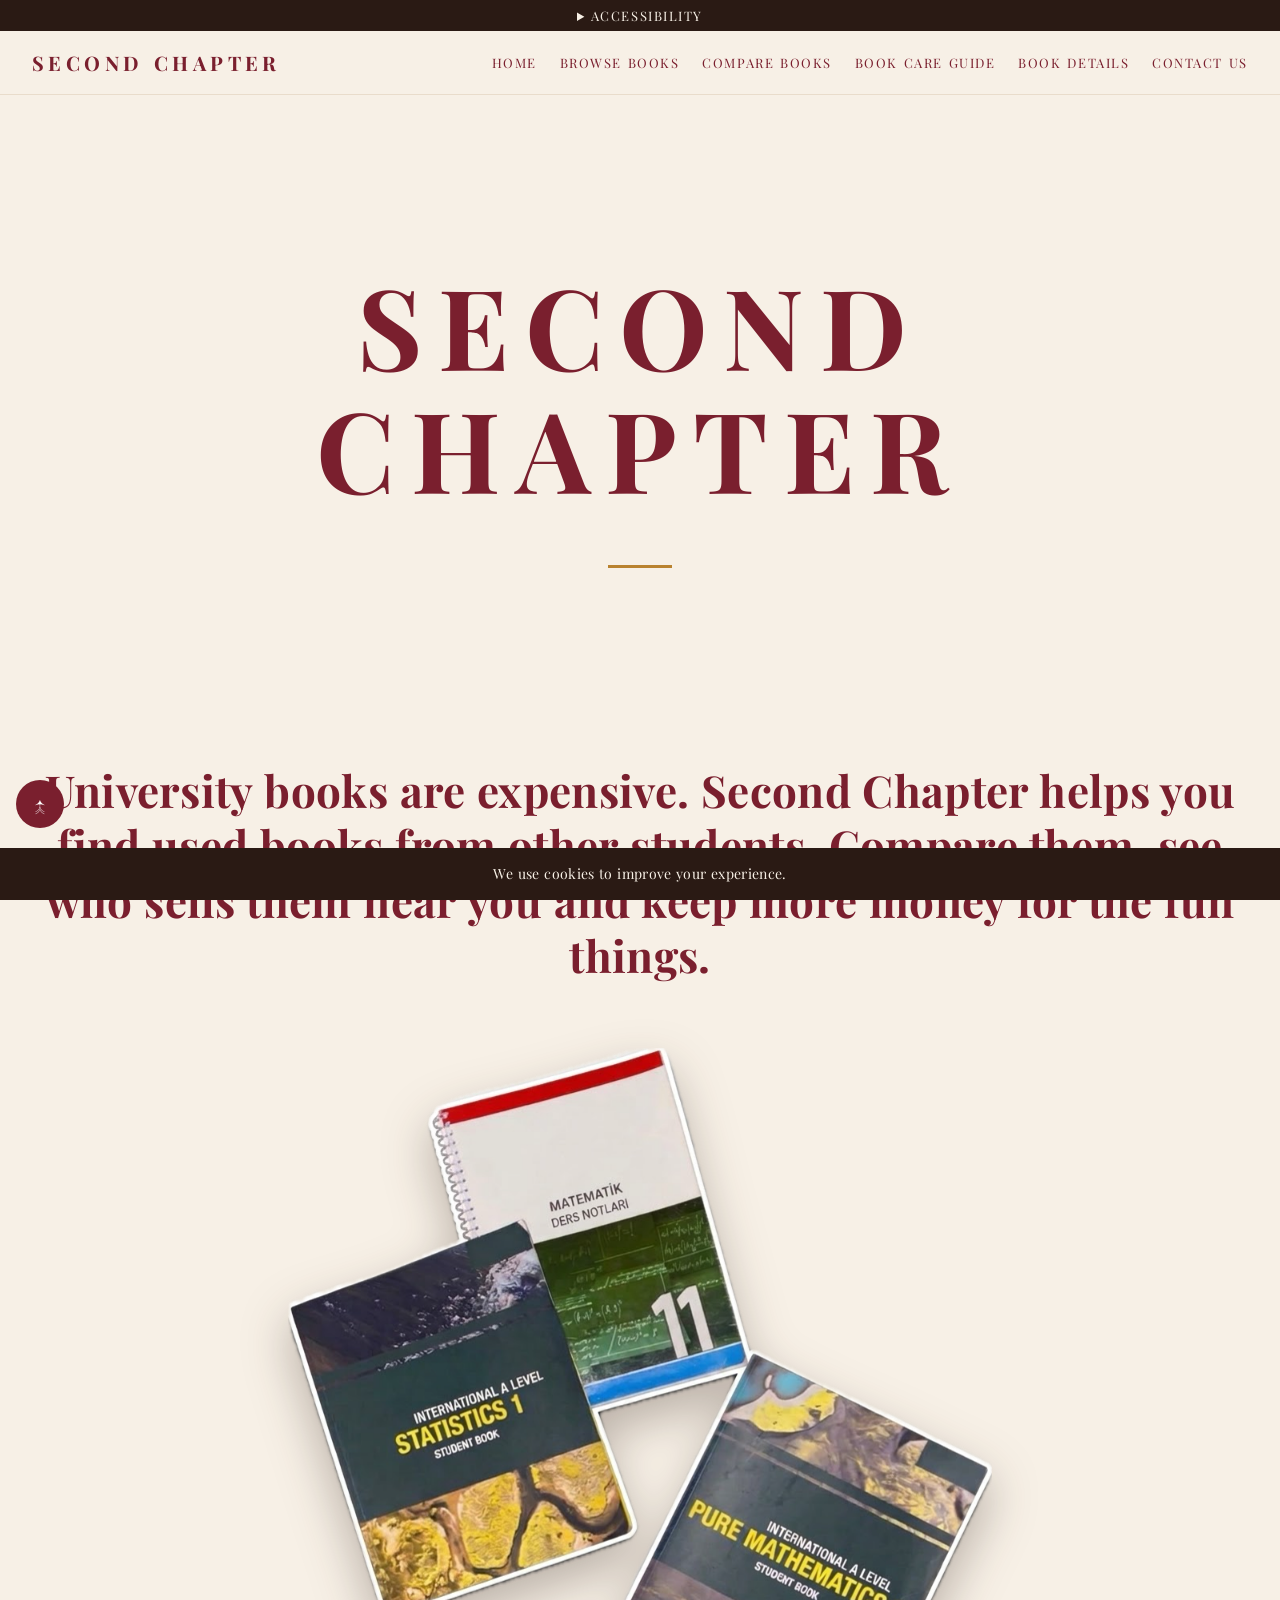
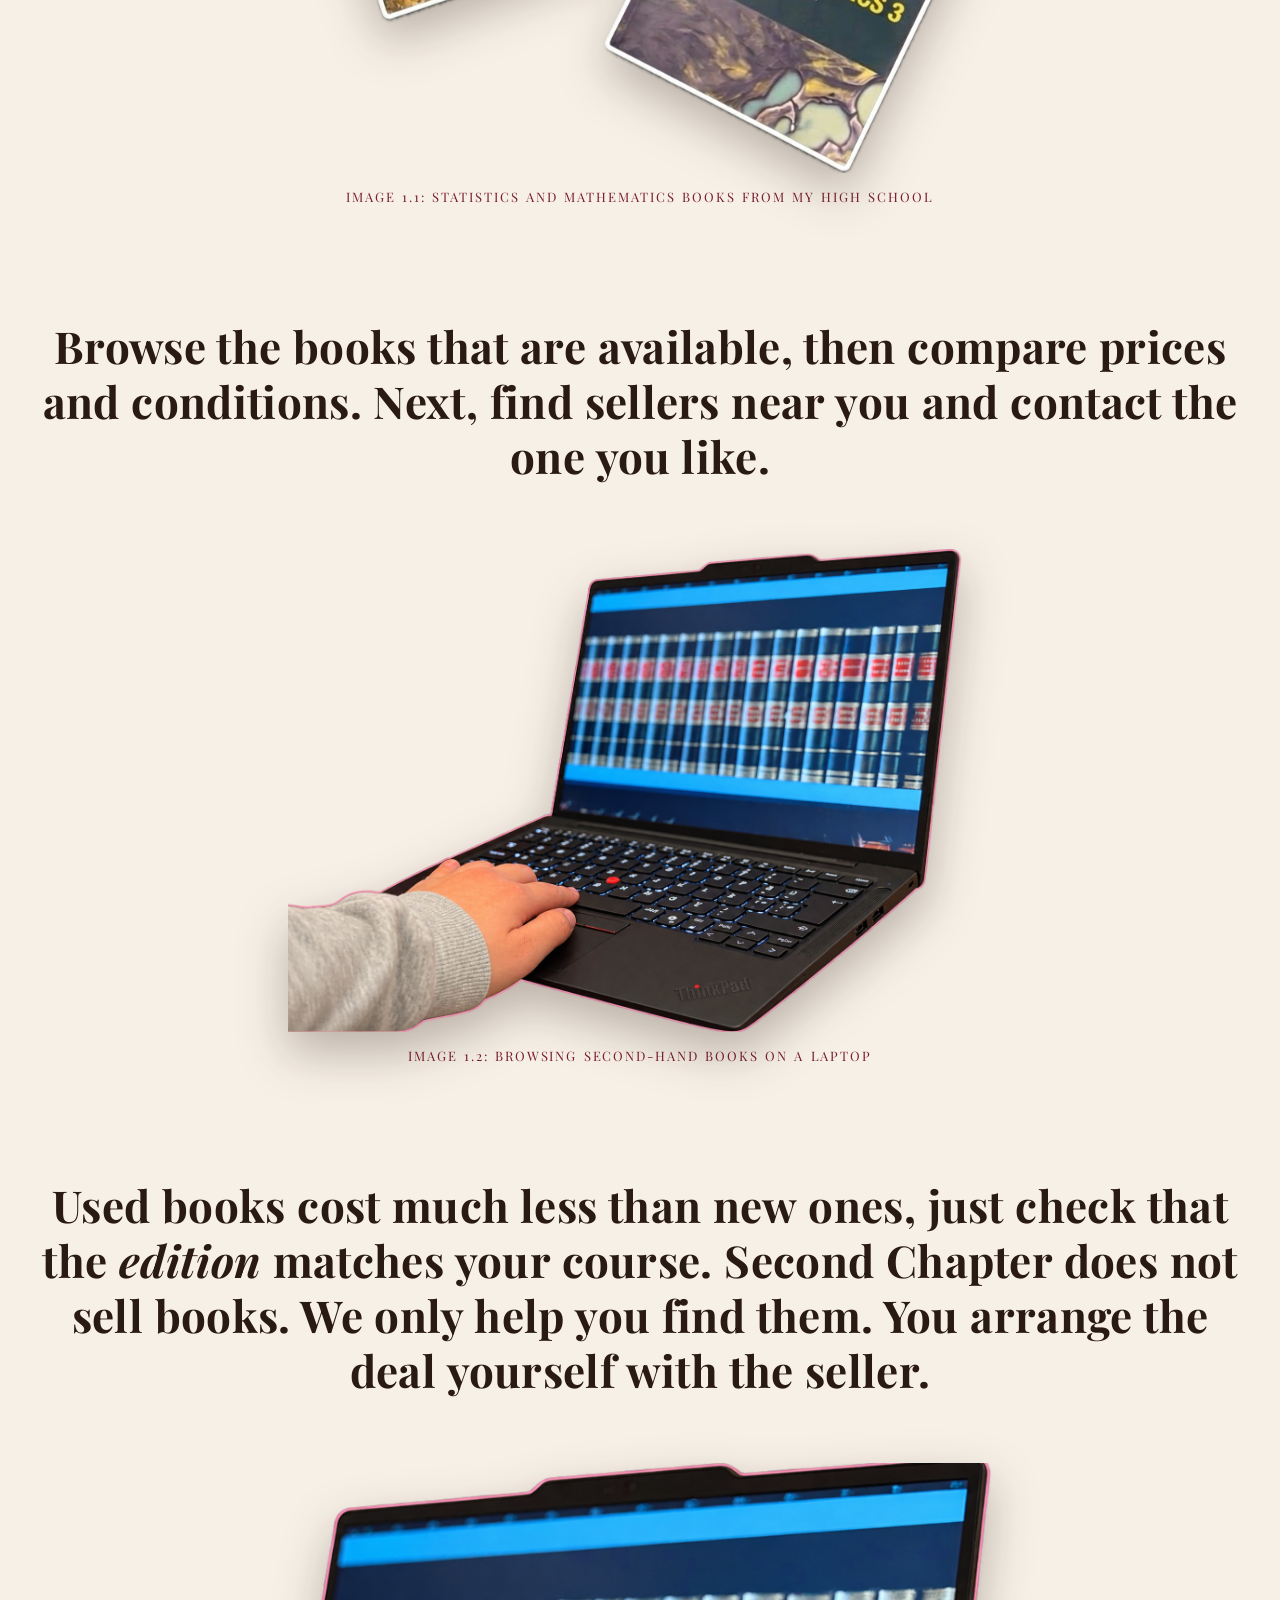
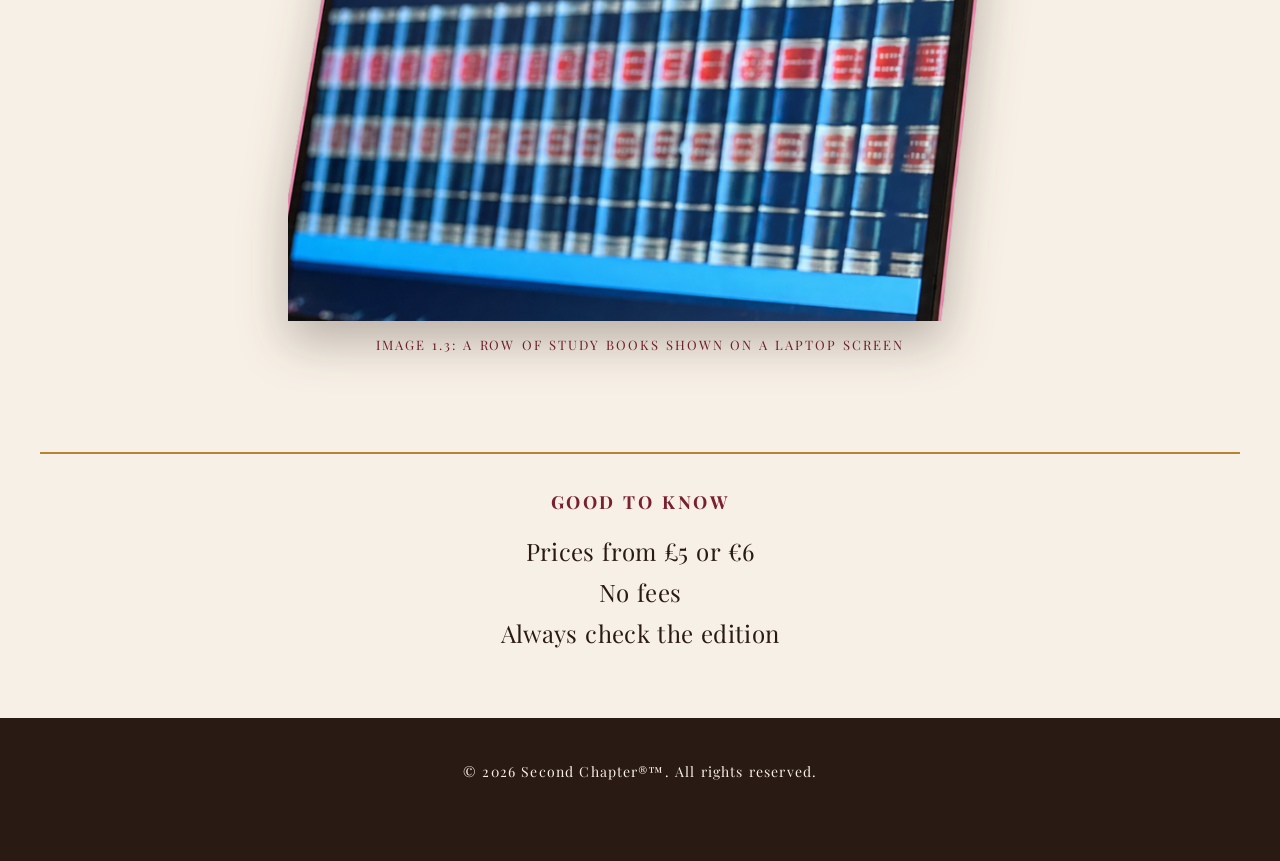
<file: index.html>
<!DOCTYPE html>
<html lang="en">
	<head>
		<meta charset="utf-8" />
		<meta name="viewport" content="width=device-width, initial-scale=1" />
		<meta name="author" content="Almila Tosuncuk" />
		<meta name="description" content="Second Chapter helps university students find cheap used study books from other students near them." />
		<meta name="keywords" content="second-hand books, study books, students, university, textbooks" />
		<title>Second Chapter | Second Chapter</title>
		<link rel="icon" href="img/favicon.svg" type="image/svg+xml" />
		<link rel="preconnect" href="https://fonts.googleapis.com" />
		<link rel="stylesheet" href="https://fonts.googleapis.com/css2?family=Playfair+Display:wght@400;700&amp;display=swap" />
		<link rel="stylesheet" type="text/css" href="css/style.css" />
		<script src="js/access.js" defer></script>
		<script src="js/scroll.js" defer></script>
	</head>
	<body id="top" class="home">
		<aside class="cookies">
			<p>We use cookies to improve your experience.</p>
		</aside>
		<aside class="access">
			<details>
				<summary>Accessibility</summary>
				<button type="button" id="size-down" aria-label="Decrease text size">A&minus;</button>
				<button type="button" id="size-up" aria-label="Increase text size">A+</button>
				<button type="button" id="font-toggle" aria-pressed="false">Readable font</button>
				<button type="button" id="color-toggle" aria-pressed="false">Colorblind mode</button>
				<button type="button" id="reset">Reset</button>
			</details>
		</aside>
		<header>
			<p class="logo">Second Chapter</p>
			<nav>
				<ul>
					<li><a href="index.html">Home</a></li>
					<li><a href="detail1.html">Browse books</a></li>
					<li><a href="detail2.html">Compare books</a></li>
					<li><a href="detail3.html">Book care guide</a></li>
					<li><a href="detail4.html">Book details</a></li>
					<li><a href="contact.html">Contact us</a></li>
				</ul>
			</nav>
		</header>
		<main>
			<section>
				<h1>Second Chapter</h1>
				<article>
					<p>University books are expensive. Second Chapter helps you find used books from other students. Compare them, see who sells them near you and keep more money for the fun things.</p>
					<figure>
						<img src="img/image1-1.png" alt="Statistics and mathematics books from my high school" title="Statistics and mathematics books from my high school" width="880" height="906" />
						<figcaption>Image 1.1: Statistics and mathematics books from my high school</figcaption>
					</figure>
					<p>Browse the books that are available, then compare prices and conditions. Next, find sellers near you and contact the one you like.</p>
					<figure>
						<img src="img/image1-2.png" alt="Browsing second-hand books on a laptop" title="Browsing second-hand books on a laptop" width="1515" height="1038" />
						<figcaption>Image 1.2: Browsing second-hand books on a laptop</figcaption>
					</figure>
					<p>Used books cost <strong>much less</strong> than new ones, just check that the <em>edition</em> matches your course. Second Chapter does not sell books. We only help you find them. You arrange the deal yourself with the seller.</p>
					<figure>
						<img src="img/laptop-screen.png" alt="A row of study books shown on a laptop screen" title="A row of study books shown on a laptop screen" width="480" height="313" />
						<figcaption>Image 1.3: A row of study books shown on a laptop screen</figcaption>
					</figure>
				</article>
				<aside>
					<h2>Good to know</h2>
					<ul>
						<li>Prices from &pound;5 or &euro;6</li>
						<li>No fees</li>
						<li>Always check the edition</li>
					</ul>
				</aside>
			</section>
		</main>
		<a class="to-top" href="#top" title="Scroll to top" aria-label="Scroll to top">&uarr;</a>
		<footer>
			<p>&copy; 2026 Second Chapter&reg;&trade;. All rights reserved.</p>
		</footer>
	</body>
</html>
</file>
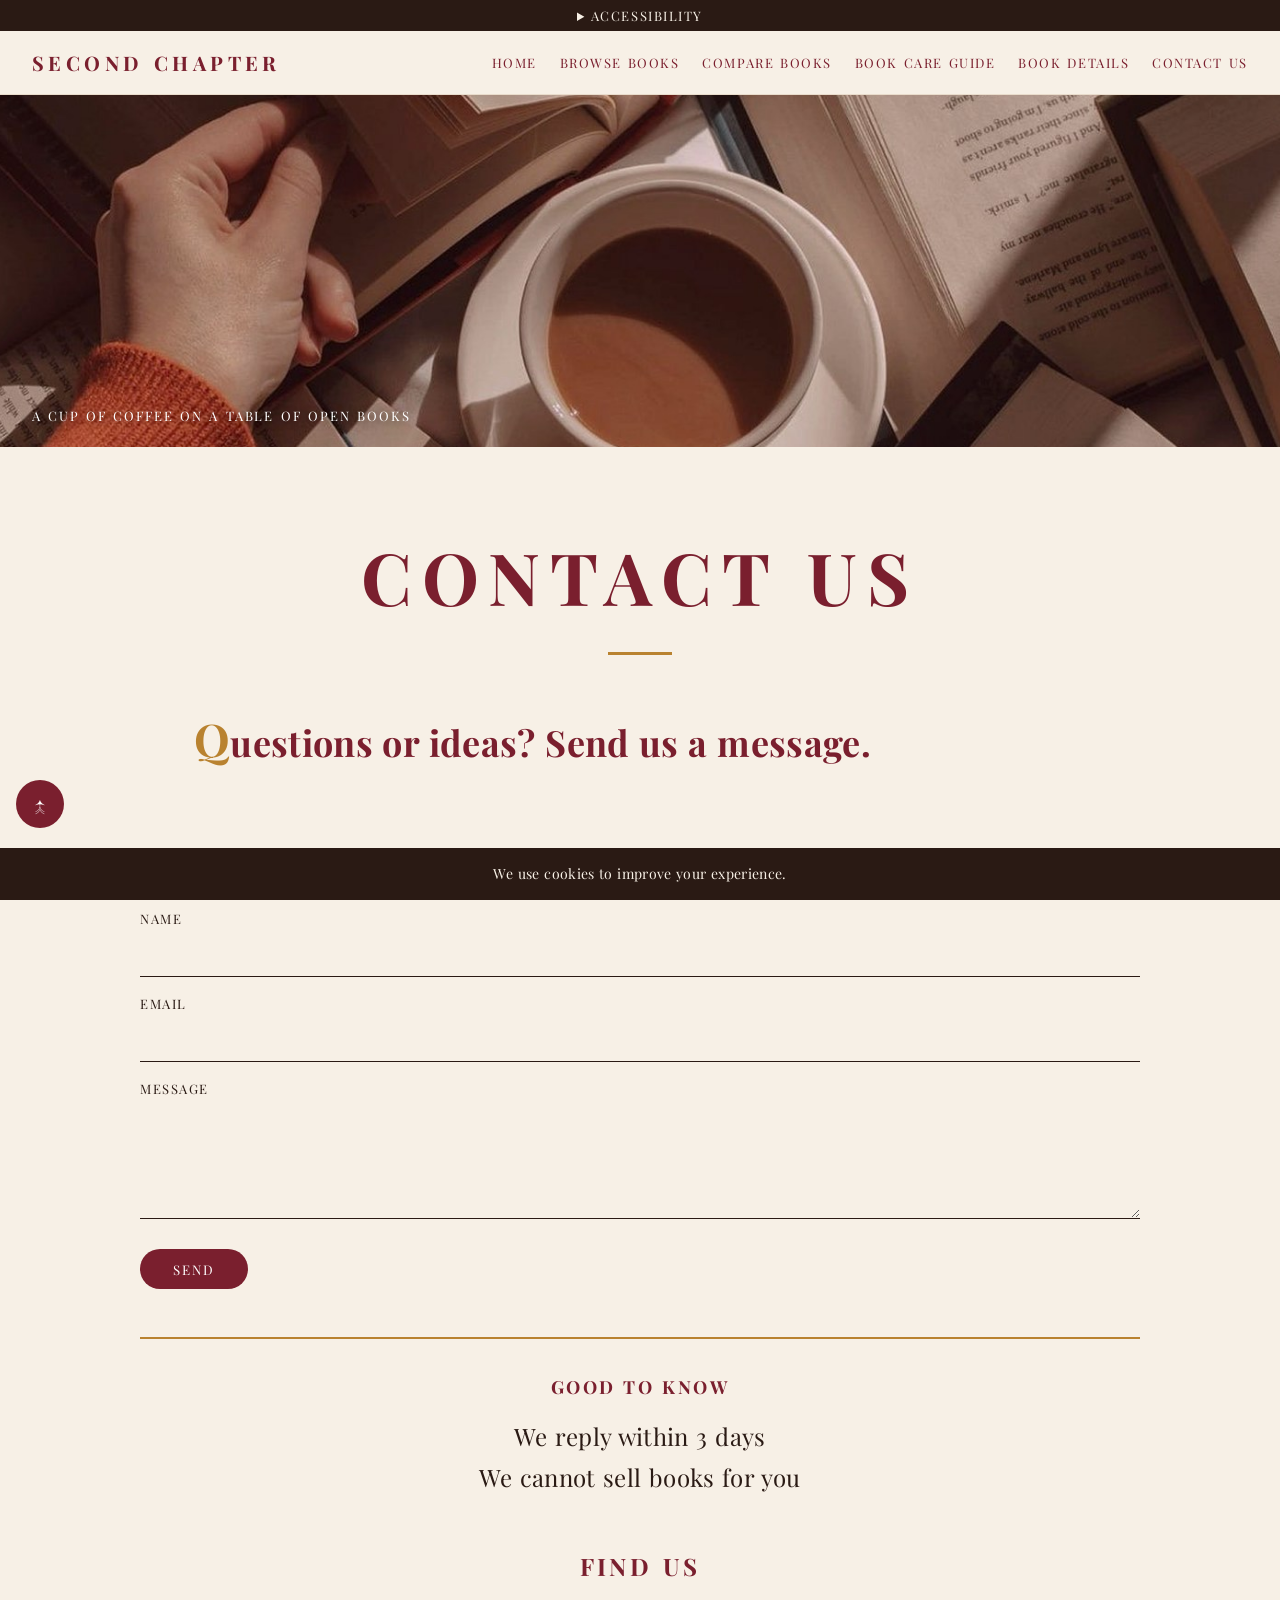
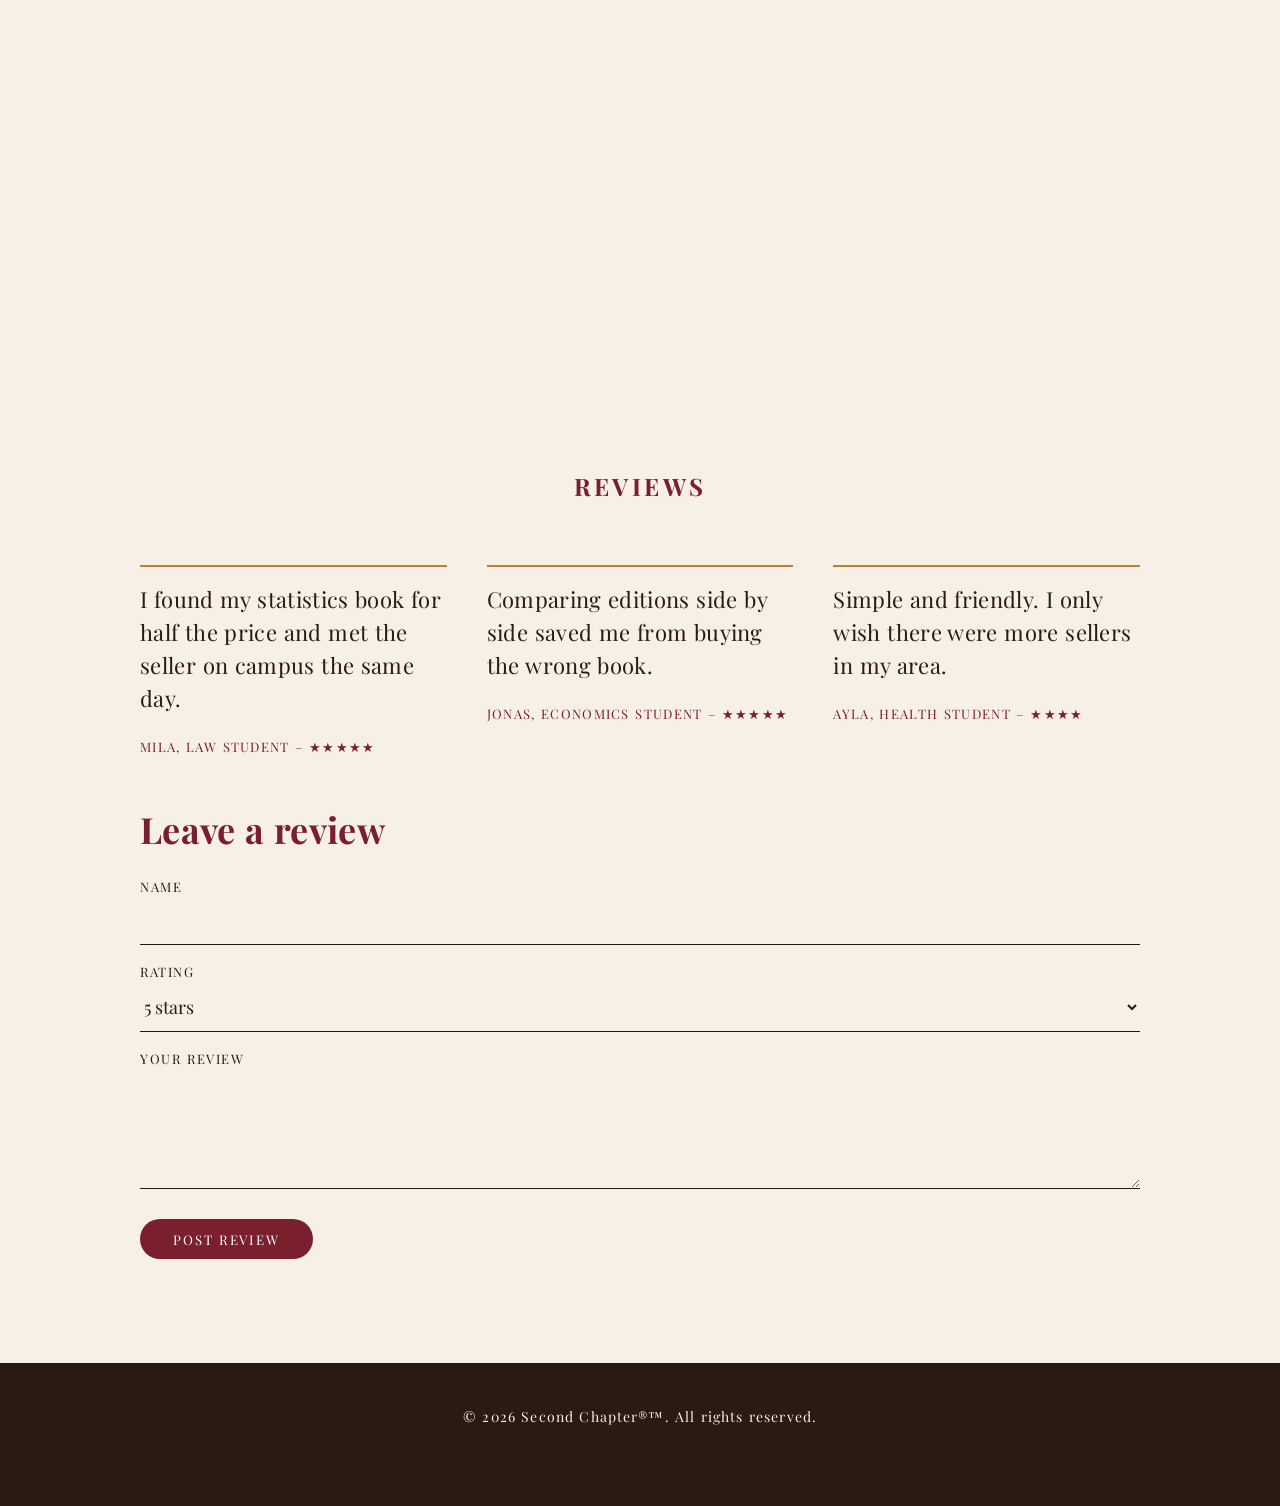
<file: contact.html>
<!DOCTYPE html>
<html lang="en">
	<head>
		<meta charset="utf-8" />
		<meta name="viewport" content="width=device-width, initial-scale=1" />
		<meta name="author" content="Almila Tosuncuk" />
		<meta name="description" content="Contact the Second Chapter team with questions, feedback or ideas about second-hand study books." />
		<meta name="keywords" content="second-hand books, study books, students, university, textbooks" />
		<title>Contact us | Second Chapter</title>
		<link rel="icon" href="img/favicon.svg" type="image/svg+xml" />
		<link rel="preconnect" href="https://fonts.googleapis.com" />
		<link rel="stylesheet" href="https://fonts.googleapis.com/css2?family=Playfair+Display:wght@400;700&amp;display=swap" />
		<link rel="stylesheet" type="text/css" href="css/style.css" />
		<script src="js/access.js" defer></script>
		<script src="js/scroll.js" defer></script>
	</head>
	<body id="top">
		<aside class="cookies">
			<p>We use cookies to improve your experience.</p>
		</aside>
		<aside class="access">
			<details>
				<summary>Accessibility</summary>
				<button type="button" id="size-down" aria-label="Decrease text size">A&minus;</button>
				<button type="button" id="size-up" aria-label="Increase text size">A+</button>
				<button type="button" id="font-toggle" aria-pressed="false">Readable font</button>
				<button type="button" id="color-toggle" aria-pressed="false">Colorblind mode</button>
				<button type="button" id="reset">Reset</button>
			</details>
		</aside>
		<header>
			<p class="logo">Second Chapter</p>
			<nav>
				<ul>
					<li><a href="index.html">Home</a></li>
					<li><a href="detail1.html">Browse books</a></li>
					<li><a href="detail2.html">Compare books</a></li>
					<li><a href="detail3.html">Book care guide</a></li>
					<li><a href="detail4.html">Book details</a></li>
					<li><a href="contact.html">Contact us</a></li>
				</ul>
			</nav>
		</header>
		<main>
			<section>
				<figure>
					<img src="img/banner-contact.jpg" alt="A cup of coffee on a table of open books" title="A cup of coffee on a table of open books" width="1600" height="457" />
					<figcaption>A cup of coffee on a table of open books</figcaption>
				</figure>
				<h1>Contact us</h1>
				<article>
					<p>Questions or ideas? Send us a message.</p>
					<form action="#" method="post">
						<fieldset>
							<legend>Your message</legend>
							<label for="name">Name</label>
							<input type="text" id="name" name="name" />
							<label for="email">Email</label>
							<input type="email" id="email" name="email" />
							<label for="msg">Message</label>
							<textarea id="msg" name="msg" rows="4" cols="30"></textarea>
							<input type="submit" value="Send" />
						</fieldset>
					</form>
				</article>
				<aside>
					<h2>Good to know</h2>
					<ul>
						<li>We reply within 3 days</li>
						<li>We cannot sell books for you</li>
					</ul>
				</aside>
			</section>
			<section class="find-us">
				<h2>Find Us</h2>
				<figure class="map-container">
					<iframe src="https://www.google.com/maps?q=london&amp;output=embed" title="Map showing the Second Chapter location" loading="lazy" allowfullscreen></iframe>
				</figure>
			</section>
			<section class="reviews">
				<h2>Reviews</h2>
				<article>
					<blockquote>I found my statistics book for half the price and met the seller on campus the same day.</blockquote>
					<cite>Mila, Law student &ndash; &#9733;&#9733;&#9733;&#9733;&#9733;</cite>
				</article>
				<article>
					<blockquote>Comparing editions side by side saved me from buying the wrong book.</blockquote>
					<cite>Jonas, Economics student &ndash; &#9733;&#9733;&#9733;&#9733;&#9733;</cite>
				</article>
				<article>
					<blockquote>Simple and friendly. I only wish there were more sellers in my area.</blockquote>
					<cite>Ayla, Health student &ndash; &#9733;&#9733;&#9733;&#9733;</cite>
				</article>
				<form action="#" method="post">
					<fieldset>
						<legend>Leave a review</legend>
						<label for="rname">Name</label>
						<input type="text" id="rname" name="rname" />
						<label for="rating">Rating</label>
						<select id="rating" name="rating">
							<option value="5">5 stars</option>
							<option value="4">4 stars</option>
							<option value="3">3 stars</option>
							<option value="2">2 stars</option>
							<option value="1">1 star</option>
						</select>
						<label for="review">Your review</label>
						<textarea id="review" name="review" rows="4" cols="30"></textarea>
						<input type="submit" value="Post review" />
					</fieldset>
				</form>
			</section>
		</main>
		<a class="to-top" href="#top" title="Scroll to top" aria-label="Scroll to top">&uarr;</a>
		<footer>
			<p>&copy; 2026 Second Chapter&reg;&trade;. All rights reserved.</p>
		</footer>
	</body>
</html>
</file>
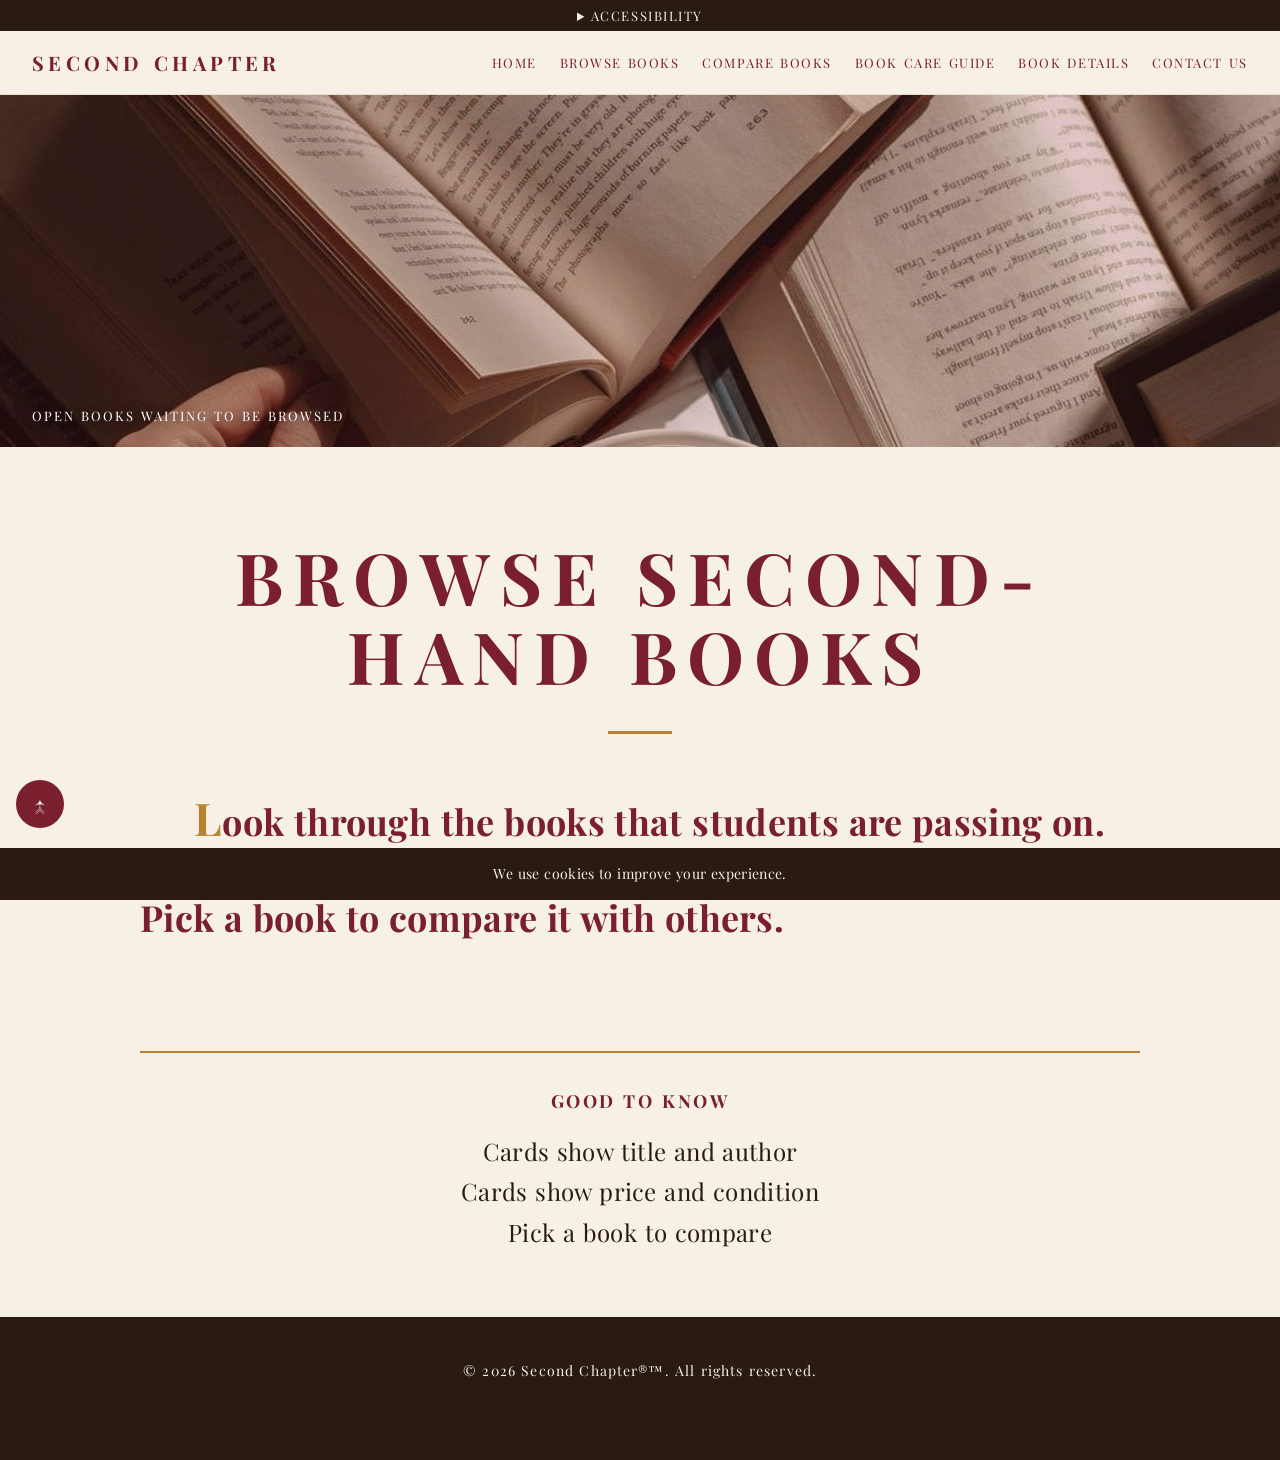
<file: detail1.html>
<!DOCTYPE html>
<html lang="en">
	<head>
		<meta charset="utf-8" />
		<meta name="viewport" content="width=device-width, initial-scale=1" />
		<meta name="author" content="Almila Tosuncuk" />
		<meta name="description" content="Browse second-hand books that students are passing on, with title, author, price and condition." />
		<meta name="keywords" content="second-hand books, study books, students, university, textbooks" />
		<title>Browse Second-Hand Books | Second Chapter</title>
		<link rel="icon" href="img/favicon.svg" type="image/svg+xml" />
		<link rel="preconnect" href="https://fonts.googleapis.com" />
		<link rel="stylesheet" href="https://fonts.googleapis.com/css2?family=Playfair+Display:wght@400;700&amp;display=swap" />
		<link rel="stylesheet" type="text/css" href="css/style.css" />
		<script src="js/access.js" defer></script>
		<script src="js/scroll.js" defer></script>
	</head>
	<body id="top">
		<aside class="cookies">
			<p>We use cookies to improve your experience.</p>
		</aside>
		<aside class="access">
			<details>
				<summary>Accessibility</summary>
				<button type="button" id="size-down" aria-label="Decrease text size">A&minus;</button>
				<button type="button" id="size-up" aria-label="Increase text size">A+</button>
				<button type="button" id="font-toggle" aria-pressed="false">Readable font</button>
				<button type="button" id="color-toggle" aria-pressed="false">Colorblind mode</button>
				<button type="button" id="reset">Reset</button>
			</details>
		</aside>
		<header>
			<p class="logo">Second Chapter</p>
			<nav>
				<ul>
					<li><a href="index.html">Home</a></li>
					<li><a href="detail1.html">Browse books</a></li>
					<li><a href="detail2.html">Compare books</a></li>
					<li><a href="detail3.html">Book care guide</a></li>
					<li><a href="detail4.html">Book details</a></li>
					<li><a href="contact.html">Contact us</a></li>
				</ul>
			</nav>
		</header>
		<main>
			<section>
				<figure>
					<img src="img/banner-browse.jpg" alt="Open books waiting to be browsed" title="Open books waiting to be browsed" width="1600" height="457" />
					<figcaption>Open books waiting to be browsed</figcaption>
				</figure>
				<h1>Browse Second-Hand Books</h1>
				<article>
					<p>Look through the books that students are passing on. Every card shows the title, author, price and condition. Pick a book to compare it with others.</p>
				</article>
				<aside>
					<h2>Good to know</h2>
					<ul>
						<li>Cards show title and author</li>
						<li>Cards show price and condition</li>
						<li>Pick a book to compare</li>
					</ul>
				</aside>
			</section>
		</main>
		<a class="to-top" href="#top" title="Scroll to top" aria-label="Scroll to top">&uarr;</a>
		<footer>
			<p>&copy; 2026 Second Chapter&reg;&trade;. All rights reserved.</p>
		</footer>
	</body>
</html>
</file>
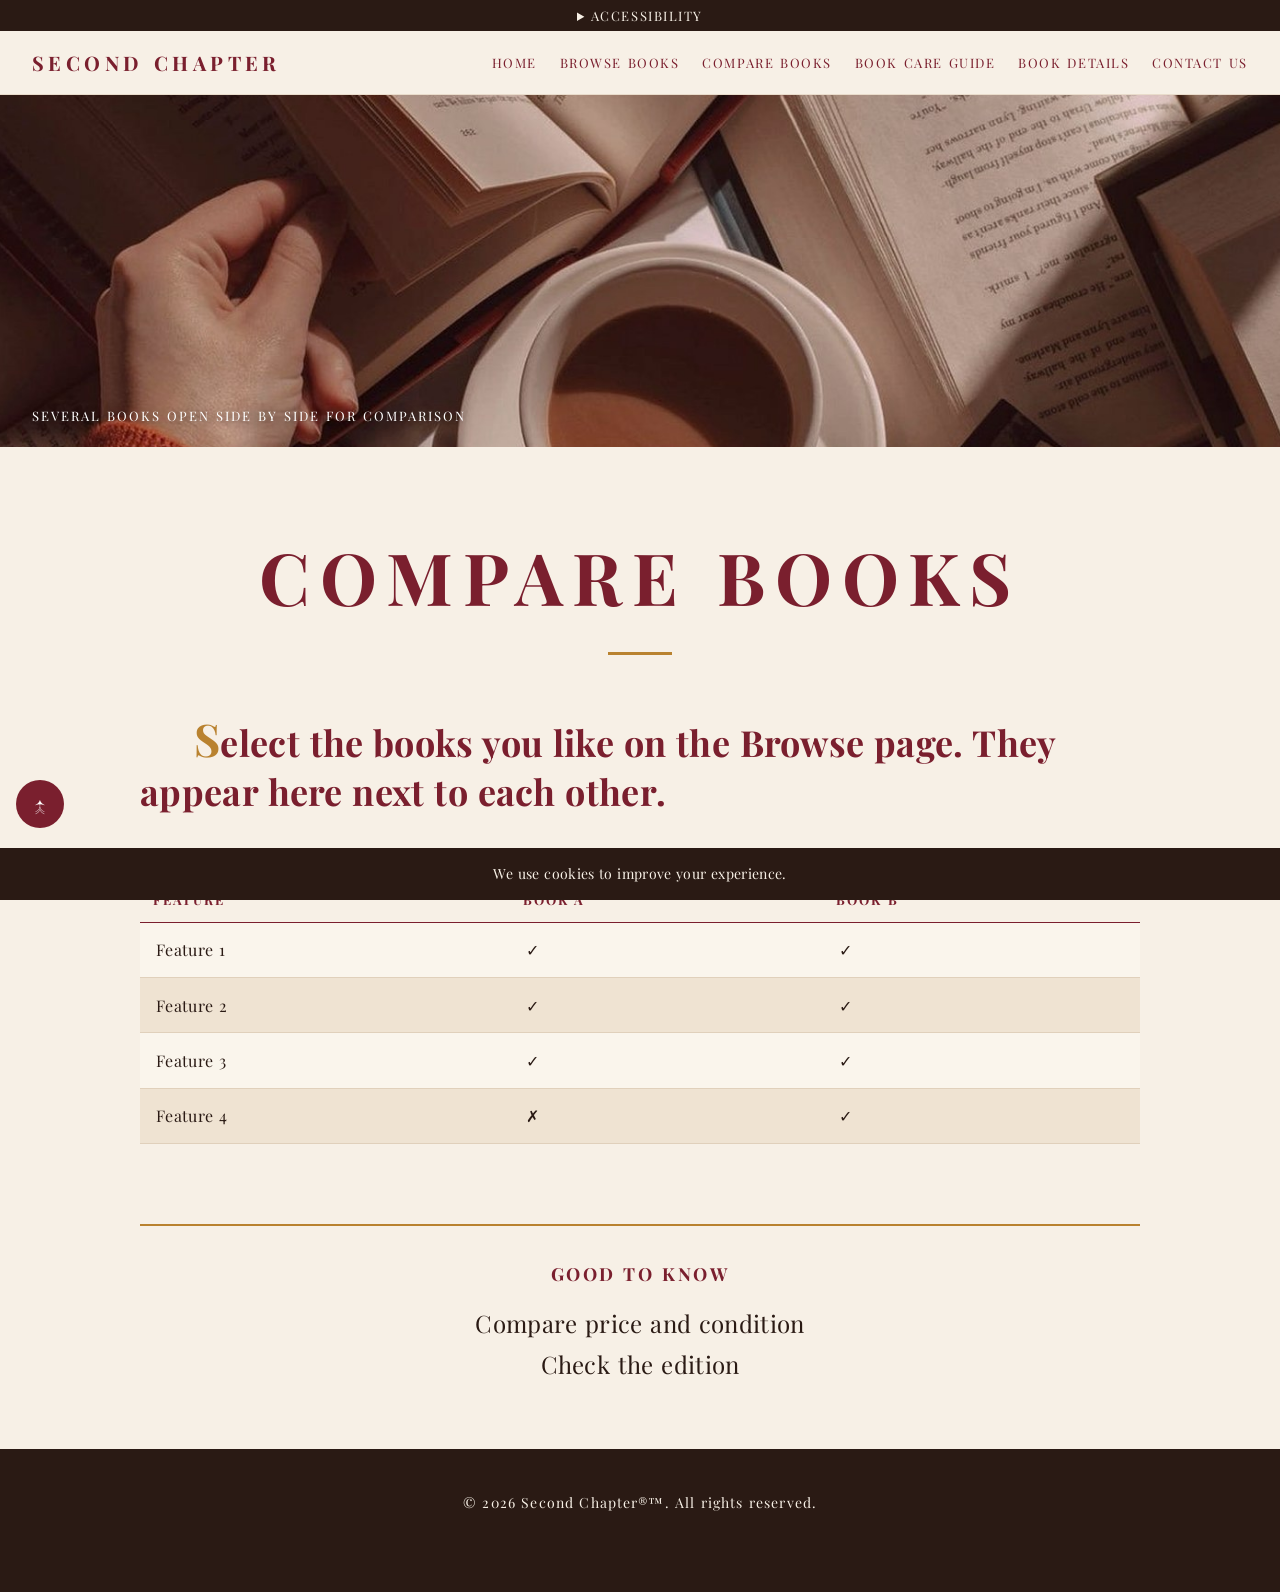
<file: detail2.html>
<!DOCTYPE html>
<html lang="en">
	<head>
		<meta charset="utf-8" />
		<meta name="viewport" content="width=device-width, initial-scale=1" />
		<meta name="author" content="Almila Tosuncuk" />
		<meta name="description" content="Select the books you like on the Browse page and compare them next to each other in one clear overview." />
		<meta name="keywords" content="second-hand books, study books, students, university, textbooks" />
		<title>Compare Books | Second Chapter</title>
		<link rel="icon" href="img/favicon.svg" type="image/svg+xml" />
		<link rel="preconnect" href="https://fonts.googleapis.com" />
		<link rel="stylesheet" href="https://fonts.googleapis.com/css2?family=Playfair+Display:wght@400;700&amp;display=swap" />
		<link rel="stylesheet" type="text/css" href="css/style.css" />
		<script src="js/access.js" defer></script>
		<script src="js/scroll.js" defer></script>
	</head>
	<body id="top">
		<aside class="cookies">
			<p>We use cookies to improve your experience.</p>
		</aside>
		<aside class="access">
			<details>
				<summary>Accessibility</summary>
				<button type="button" id="size-down" aria-label="Decrease text size">A&minus;</button>
				<button type="button" id="size-up" aria-label="Increase text size">A+</button>
				<button type="button" id="font-toggle" aria-pressed="false">Readable font</button>
				<button type="button" id="color-toggle" aria-pressed="false">Colorblind mode</button>
				<button type="button" id="reset">Reset</button>
			</details>
		</aside>
		<header>
			<p class="logo">Second Chapter</p>
			<nav>
				<ul>
					<li><a href="index.html">Home</a></li>
					<li><a href="detail1.html">Browse books</a></li>
					<li><a href="detail2.html">Compare books</a></li>
					<li><a href="detail3.html">Book care guide</a></li>
					<li><a href="detail4.html">Book details</a></li>
					<li><a href="contact.html">Contact us</a></li>
				</ul>
			</nav>
		</header>
		<main>
			<section>
				<figure>
					<img src="img/banner-compare.jpg" alt="Several books open side by side for comparison" title="Several books open side by side for comparison" width="1600" height="457" />
					<figcaption>Several books open side by side for comparison</figcaption>
				</figure>
				<h1>Compare Books</h1>
				<article>
					<p>Select the books you like on the Browse page. They appear here next to each other.</p>
					<table>
						<thead>
							<tr><th>Feature</th><th>Book A</th><th>Book B</th></tr>
						</thead>
						<tbody>
							<tr><td>Feature 1</td><td>&#10003;</td><td>&#10003;</td></tr>
							<tr><td>Feature 2</td><td>&#10003;</td><td>&#10003;</td></tr>
							<tr><td>Feature 3</td><td>&#10003;</td><td>&#10003;</td></tr>
							<tr><td>Feature 4</td><td>&#10007;</td><td>&#10003;</td></tr>
						</tbody>
					</table>
				</article>
				<aside>
					<h2>Good to know</h2>
					<ul>
						<li>Compare price and condition</li>
						<li>Check the edition</li>
					</ul>
				</aside>
			</section>
		</main>
		<a class="to-top" href="#top" title="Scroll to top" aria-label="Scroll to top">&uarr;</a>
		<footer>
			<p>&copy; 2026 Second Chapter&reg;&trade;. All rights reserved.</p>
		</footer>
	</body>
</html>
</file>
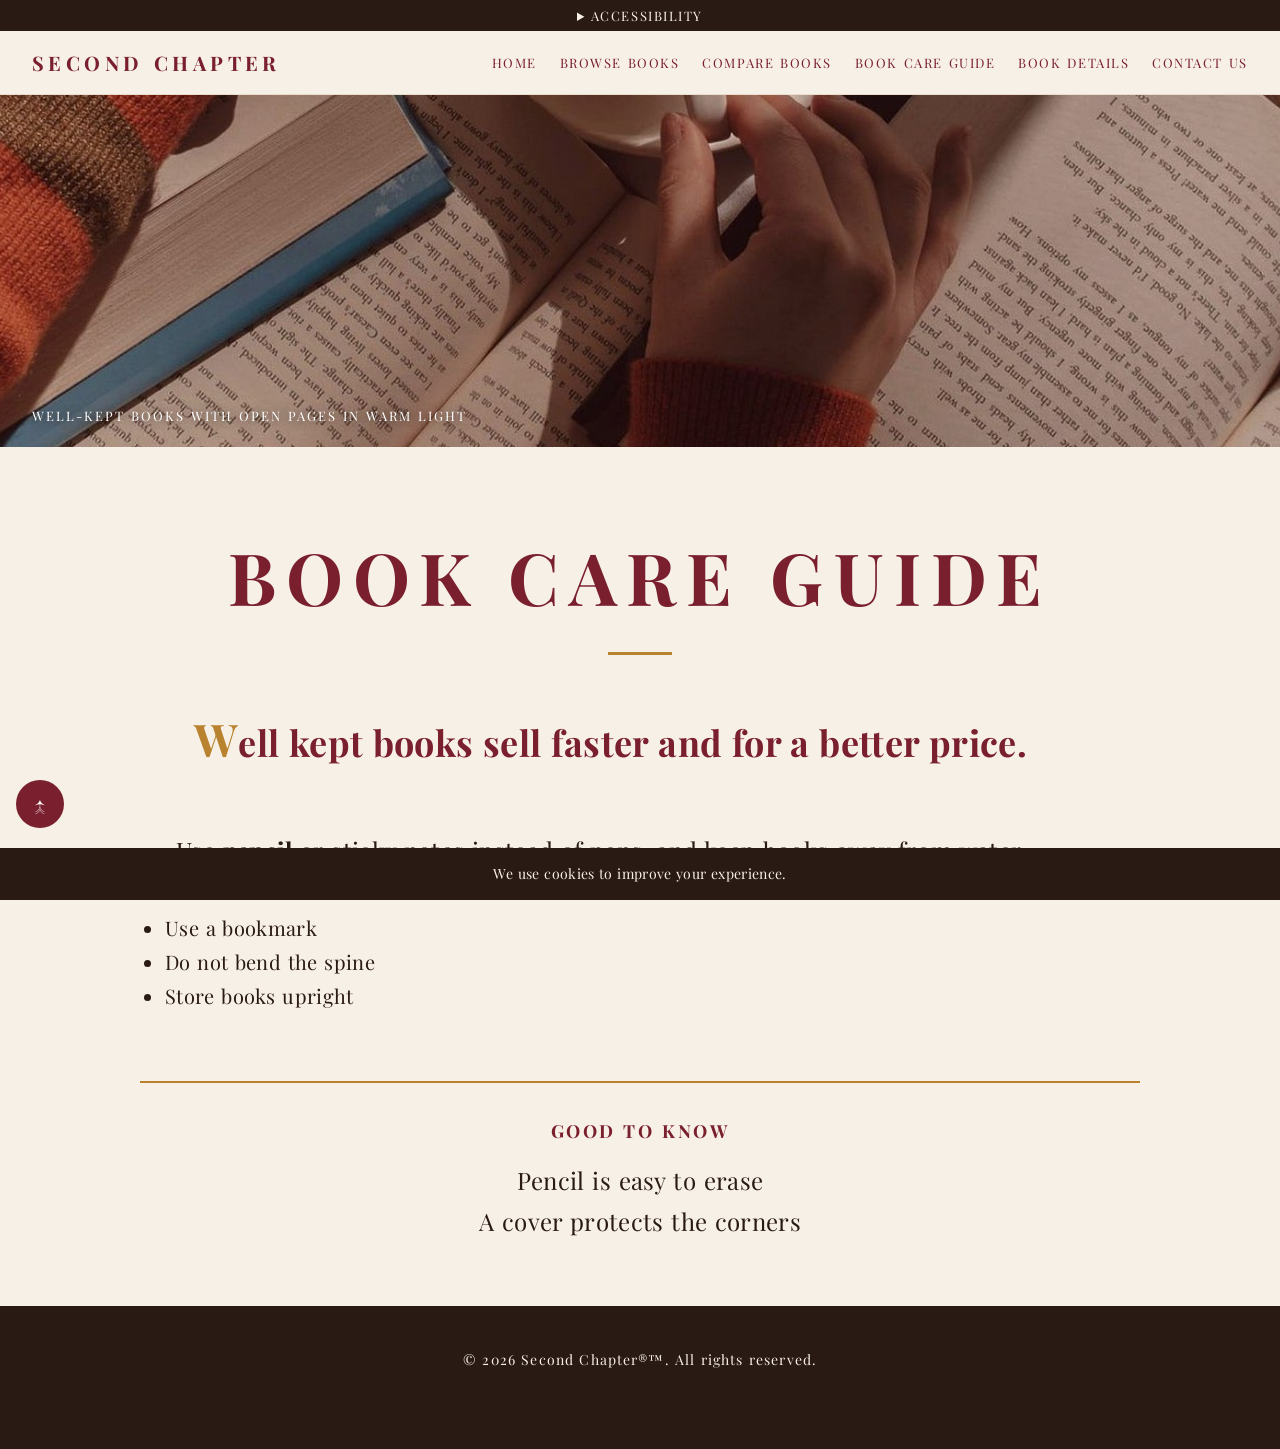
<file: detail3.html>
<!DOCTYPE html>
<html lang="en">
	<head>
		<meta charset="utf-8" />
		<meta name="viewport" content="width=device-width, initial-scale=1" />
		<meta name="author" content="Almila Tosuncuk" />
		<meta name="description" content="Simple tips to keep your study books in good condition so you can sell them to another student later." />
		<meta name="keywords" content="second-hand books, study books, students, university, textbooks" />
		<title>Book care guide | Second Chapter</title>
		<link rel="icon" href="img/favicon.svg" type="image/svg+xml" />
		<link rel="preconnect" href="https://fonts.googleapis.com" />
		<link rel="stylesheet" href="https://fonts.googleapis.com/css2?family=Playfair+Display:wght@400;700&amp;display=swap" />
		<link rel="stylesheet" type="text/css" href="css/style.css" />
		<script src="js/access.js" defer></script>
		<script src="js/scroll.js" defer></script>
	</head>
	<body id="top">
		<aside class="cookies">
			<p>We use cookies to improve your experience.</p>
		</aside>
		<aside class="access">
			<details>
				<summary>Accessibility</summary>
				<button type="button" id="size-down" aria-label="Decrease text size">A&minus;</button>
				<button type="button" id="size-up" aria-label="Increase text size">A+</button>
				<button type="button" id="font-toggle" aria-pressed="false">Readable font</button>
				<button type="button" id="color-toggle" aria-pressed="false">Colorblind mode</button>
				<button type="button" id="reset">Reset</button>
			</details>
		</aside>
		<header>
			<p class="logo">Second Chapter</p>
			<nav>
				<ul>
					<li><a href="index.html">Home</a></li>
					<li><a href="detail1.html">Browse books</a></li>
					<li><a href="detail2.html">Compare books</a></li>
					<li><a href="detail3.html">Book care guide</a></li>
					<li><a href="detail4.html">Book details</a></li>
					<li><a href="contact.html">Contact us</a></li>
				</ul>
			</nav>
		</header>
		<main>
			<section>
				<figure>
					<img src="img/banner-care.jpg" alt="Well-kept books with open pages in warm light" title="Well-kept books with open pages in warm light" width="1600" height="457" />
					<figcaption>Well-kept books with open pages in warm light</figcaption>
				</figure>
				<h1>Book care guide</h1>
				<article>
					<p>Well kept books sell faster and for a better price.</p>
					<p>Use <strong>pencil</strong> or sticky notes instead of pens, and keep books away from water.</p>
					<ul>
						<li>Use a bookmark</li>
						<li>Do not bend the spine</li>
						<li>Store books upright</li>
					</ul>
				</article>
				<aside>
					<h2>Good to know</h2>
					<ul>
						<li>Pencil is easy to erase</li>
						<li>A cover protects the corners</li>
					</ul>
				</aside>
			</section>
		</main>
		<a class="to-top" href="#top" title="Scroll to top" aria-label="Scroll to top">&uarr;</a>
		<footer>
			<p>&copy; 2026 Second Chapter&reg;&trade;. All rights reserved.</p>
		</footer>
	</body>
</html>
</file>
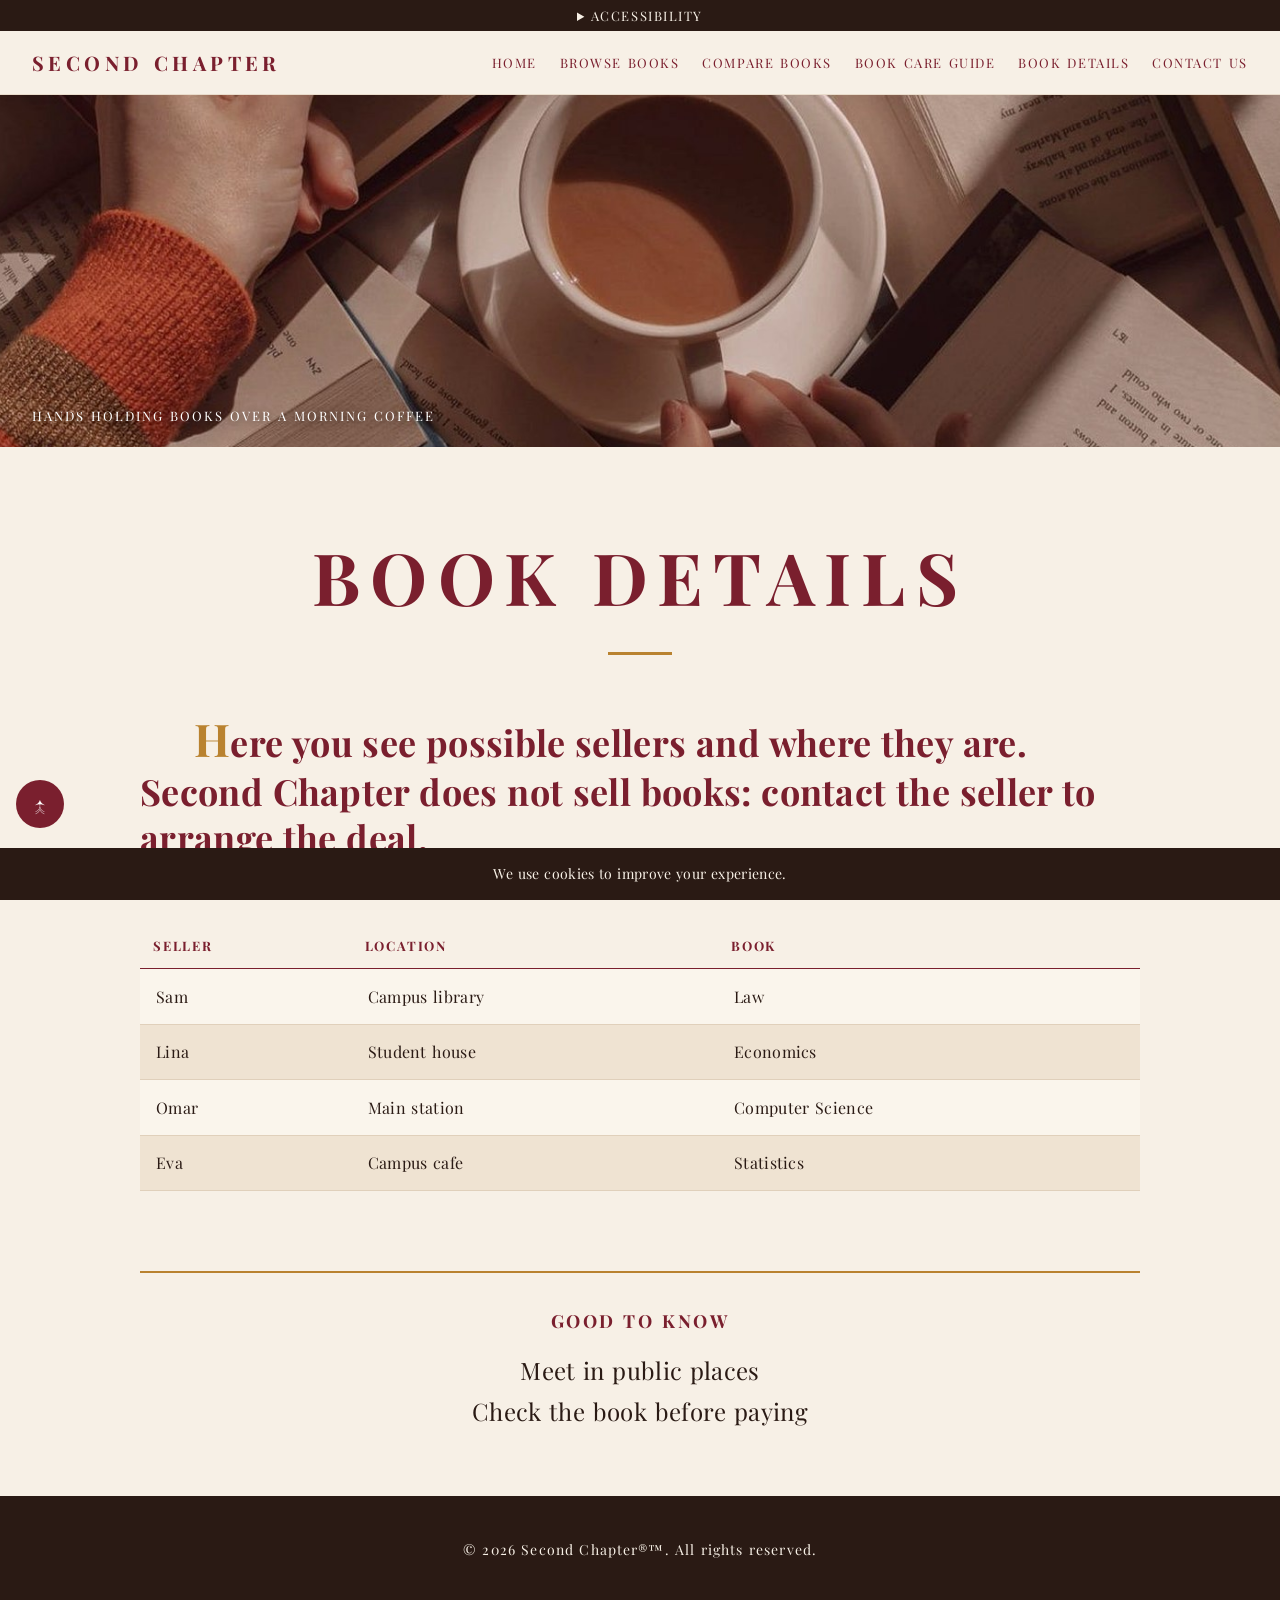
<file: detail4.html>
<!DOCTYPE html>
<html lang="en">
	<head>
		<meta charset="utf-8" />
		<meta name="viewport" content="width=device-width, initial-scale=1" />
		<meta name="author" content="Almila Tosuncuk" />
		<meta name="description" content="See where possible sellers are located near you and contact them directly to arrange the deal yourself." />
		<meta name="keywords" content="second-hand books, study books, students, university, textbooks" />
		<title>Book details | Second Chapter</title>
		<link rel="icon" href="img/favicon.svg" type="image/svg+xml" />
		<link rel="preconnect" href="https://fonts.googleapis.com" />
		<link rel="stylesheet" href="https://fonts.googleapis.com/css2?family=Playfair+Display:wght@400;700&amp;display=swap" />
		<link rel="stylesheet" type="text/css" href="css/style.css" />
		<script src="js/access.js" defer></script>
		<script src="js/scroll.js" defer></script>
	</head>
	<body id="top">
		<aside class="cookies">
			<p>We use cookies to improve your experience.</p>
		</aside>
		<aside class="access">
			<details>
				<summary>Accessibility</summary>
				<button type="button" id="size-down" aria-label="Decrease text size">A&minus;</button>
				<button type="button" id="size-up" aria-label="Increase text size">A+</button>
				<button type="button" id="font-toggle" aria-pressed="false">Readable font</button>
				<button type="button" id="color-toggle" aria-pressed="false">Colorblind mode</button>
				<button type="button" id="reset">Reset</button>
			</details>
		</aside>
		<header>
			<p class="logo">Second Chapter</p>
			<nav>
				<ul>
					<li><a href="index.html">Home</a></li>
					<li><a href="detail1.html">Browse books</a></li>
					<li><a href="detail2.html">Compare books</a></li>
					<li><a href="detail3.html">Book care guide</a></li>
					<li><a href="detail4.html">Book details</a></li>
					<li><a href="contact.html">Contact us</a></li>
				</ul>
			</nav>
		</header>
		<main>
			<section>
				<figure>
					<img src="img/banner-sellers.jpg" alt="Hands holding books over a morning coffee" title="Hands holding books over a morning coffee" width="1600" height="457" />
					<figcaption>Hands holding books over a morning coffee</figcaption>
				</figure>
				<h1>Book details</h1>
				<article>
					<p>Here you see possible sellers and where they are. Second Chapter does not sell books: contact the seller to arrange the deal.</p>
					<table>
						<thead>
							<tr><th>Seller</th><th>Location</th><th>Book</th></tr>
						</thead>
						<tbody>
							<tr><td>Sam</td><td>Campus library</td><td>Law</td></tr>
							<tr><td>Lina</td><td>Student house</td><td>Economics</td></tr>
							<tr><td>Omar</td><td>Main station</td><td>Computer Science</td></tr>
							<tr><td>Eva</td><td>Campus cafe</td><td>Statistics</td></tr>
						</tbody>
					</table>
				</article>
				<aside>
					<h2>Good to know</h2>
					<ul>
						<li>Meet in public places</li>
						<li>Check the book before paying</li>
					</ul>
				</aside>
			</section>
		</main>
		<a class="to-top" href="#top" title="Scroll to top" aria-label="Scroll to top">&uarr;</a>
		<footer>
			<p>&copy; 2026 Second Chapter&reg;&trade;. All rights reserved.</p>
		</footer>
	</body>
</html>
</file>
<file: css/style.css>
html {
	font-size: 100%;
	scroll-behavior: smooth;
}

html.size-1 {
	font-size: 112.5%;
}

html.size-2 {
	font-size: 125%;
}

html.size-3 {
	font-size: 150%;
}

body {
	margin: 0;
	overflow-x: hidden;
	font-family: "Playfair Display", Georgia, serif;
	line-height: 1.7;
	letter-spacing: 0.02em;
	word-spacing: 0.08em;
	background-color: #f7f0e6;
	color: #2a1a14;
}

h1, h2 {
	margin: 1.25em 0 0.75em;
	font-family: "Playfair Display", Georgia, serif;
	font-weight: 700;
	text-align: center;
	text-transform: uppercase;
	letter-spacing: 0.14em;
	color: #7a1f2e;
}

h1 {
	font-size: 4.5rem;
	line-height: 1.1;
}

h1::after {
	content: "";
	display: block;
	width: 4rem;
	height: 0.1875rem;
	margin: 0.5em auto 0;
	background-color: #b9822f;
}

h2 {
	font-size: 1.5rem;
}

header {
	position: sticky;
	top: 0;
	z-index: 8000;
	display: flex;
	flex-wrap: wrap;
	align-items: center;
	justify-content: space-between;
	gap: 0.5em 2em;
	padding: 0.9em 2em;
	background-color: rgba(247, 240, 230, 0.94);
	border-bottom-color: #e9dccb;
	border-bottom-style: solid;
	border-bottom-width: 0.0625em;
}

.logo {
	margin: 0;
	font-size: 1.25rem;
	font-weight: 700;
	text-transform: uppercase;
	letter-spacing: 0.22em;
	color: #7a1f2e;
}

nav > ul {
	display: flex;
	flex-wrap: wrap;
	gap: 0.5em 1.75em;
	margin: 0;
	padding: 0;
	list-style: none;
	font-size: 0.8125rem;
	text-transform: uppercase;
	letter-spacing: 0.12em;
}

a:link {
	color: #7a1f2e;
	border-bottom-color: transparent;
	border-bottom-style: solid;
	border-bottom-width: 0.125em;
	text-decoration: none;
}

a:visited {
	color: #5b1622;
}

a:hover {
	border-bottom-color: #b9822f;
}

a:active {
	color: #b9822f;
}

.access {
	padding: 0.35em 1em;
	text-align: center;
	background-color: #2a1a14;
	color: #f7f0e6;
	font-size: 0.8125rem;
}

.access summary {
	cursor: pointer;
	text-transform: uppercase;
	letter-spacing: 0.12em;
}

.access button {
	margin: 0.4em 0.2em;
	padding: 0.35em 1em;
	font-family: inherit;
	color: #2a1a14;
	background-color: #f7f0e6;
	border-color: #f7f0e6;
	border-style: solid;
	border-width: 0.0625em;
	border-radius: 2em;
	cursor: pointer;
}

.access button[aria-pressed="true"] {
	background-color: #b9822f;
	border-color: #b9822f;
}

main {
	max-width: 62.5rem;
	margin: 0 auto;
	padding: 0 2em 4em;
}

section::after {
	content: "";
	display: block;
	clear: both;
}

article {
	float: left;
	width: 100%;
}

section > aside {
	float: left;
	width: 100%;
	box-sizing: border-box;
	margin-top: 3em;
	padding-top: 1.5em;
	border-top-color: #b9822f;
	border-top-style: solid;
	border-top-width: 0.125em;
}

section > aside h2 {
	margin-top: 0.5em;
	font-size: 1.125rem;
}

section > aside ul {
	margin: 0;
	padding: 0;
	list-style: none;
	font-size: 1.5rem;
	text-align: center;
}

article > p {
	margin: 0 0 1.75em;
	font-size: 1.5rem;
	line-height: 1.6;
	text-indent: 1.5em;
}

article > p:first-of-type {
	font-size: 2.25rem;
	font-weight: 700;
	line-height: 1.3;
	color: #7a1f2e;
}

article > p:first-of-type::first-letter {
	font-size: 1.25em;
	color: #b9822f;
}

article > ul {
	padding-left: 1.25em;
	font-size: 1.25rem;
}

figure {
	position: relative;
	width: 100vw;
	margin: 0 0 3em calc(50% - 50vw);
	padding: 0;
	overflow: hidden;
}

img {
	display: block;
	width: 100%;
	height: 22rem;
	object-fit: cover;
}

figcaption {
	position: absolute;
	left: 2rem;
	bottom: 1.25rem;
	font-size: 0.8125rem;
	text-transform: uppercase;
	letter-spacing: 0.15em;
	color: #ffffff;
	text-shadow: 0 0.0625rem 0.5rem rgba(0, 0, 0, 0.6);
}

table {
	width: 100%;
	margin: 1em 0 2em;
	color: #2a1a14;
	border-collapse: collapse;
}

th, td {
	padding: 0.85em 1em;
	text-align: left;
	border-color: #e0d0bb;
	border-style: none none solid none;
	border-width: 0 0 0.0625em 0;
}

th {
	font-size: 0.8125rem;
	text-transform: uppercase;
	letter-spacing: 0.14em;
	color: #7a1f2e;
	border-bottom-color: #7a1f2e;
	border-bottom-width: 0.125em;
}

tbody tr:nth-child(even) {
	background-color: #efe3d2;
}

tbody tr:nth-child(odd) {
	background-color: #faf5ec;
}

form fieldset {
	margin: 0;
	padding: 0;
	border-style: none;
}

form legend {
	padding: 0;
	font-size: 2.25rem;
	font-weight: 700;
	color: #7a1f2e;
}

form label {
	display: block;
	margin-top: 1.25em;
	font-size: 0.8125rem;
	text-transform: uppercase;
	letter-spacing: 0.12em;
}

form input[type="text"], form input[type="email"], textarea, select {
	width: 100%;
	box-sizing: border-box;
	padding: 0.6em 0;
	font-family: inherit;
	font-size: 1.125rem;
	color: #2a1a14;
	background-color: transparent;
	border-color: #2a1a14;
	border-style: none none solid none;
	border-width: 0 0 0.0625em 0;
	border-radius: 0;
}

form input[type="submit"] {
	display: block;
	margin-top: 1.75em;
	padding: 0.85em 2.5em;
	font-family: inherit;
	text-transform: uppercase;
	letter-spacing: 0.14em;
	color: #ffffff;
	background-color: #7a1f2e;
	border-style: none;
	border-radius: 2em;
	cursor: pointer;
}

.find-us {
	margin-top: 3em;
}

.find-us figure {
	width: 100%;
	margin: 0;
}

.find-us iframe {
	display: block;
	width: 100%;
	height: 24rem;
	border-style: none;
}

.reviews {
	display: flex;
	flex-wrap: wrap;
	gap: 2.5em;
	margin-top: 3em;
}

.reviews h2 {
	flex: 1 0 100%;
}

.reviews > article {
	float: none;
	flex: 1 1 15rem;
	width: auto;
	padding-top: 1em;
	border-top-color: #b9822f;
	border-top-style: solid;
	border-top-width: 0.125em;
}

.reviews blockquote {
	margin: 0 0 0.75em;
	font-size: 1.375rem;
	line-height: 1.5;
}

.reviews cite {
	font-size: 0.8125rem;
	font-style: normal;
	text-transform: uppercase;
	letter-spacing: 0.1em;
	color: #7a1f2e;
}

.reviews > form {
	flex: 1 0 100%;
}

.to-top {
	position: fixed;
	bottom: 4.5rem;
	left: 1rem;
	z-index: 9000;
	width: 3rem;
	height: 3rem;
	line-height: 3rem;
	text-align: center;
	font-size: 1.5rem;
	background-color: #7a1f2e;
	border-radius: 50%;
}

.to-top:link, .to-top:visited {
	color: #ffffff;
	border-bottom-style: none;
}

.to-top:hover {
	background-color: #2a1a14;
}

.cookies {
	position: fixed;
	bottom: 0;
	left: 0;
	right: 0;
	z-index: 9999;
	padding: 0 2em;
	text-align: center;
	font-size: 0.875rem;
	background-color: #2a1a14;
	color: #f7f0e6;
}

footer {
	clear: both;
	padding: 2em 2em 4.5em;
	text-align: center;
	font-size: 0.875rem;
	letter-spacing: 0.08em;
	background-color: #2a1a14;
	color: #f7f0e6;
}

html.js-reveal .reveal {
	opacity: 0;
	transform: translateY(2.5rem);
	transition: opacity 0.9s ease, transform 0.9s ease;
}

html.js-reveal .reveal.visible {
	opacity: 1;
	transform: none;
}

body.home main {
	max-width: 75rem;
}

body.home h1 {
	margin-top: 1.5em;
	font-size: 7rem;
}

body.home h2 {
	font-size: 1.125rem;
}

body.home article > p {
	margin: 2.5em 0 1.5em;
	font-size: 2.75rem;
	font-weight: 700;
	line-height: 1.25;
	text-align: center;
	text-indent: 0;
}

body.home article > p:first-of-type {
	font-size: 2.75rem;
}

body.home article > p:first-of-type::first-letter {
	font-size: 1em;
	color: #7a1f2e;
}

body.home figure {
	width: auto;
	margin: 3em auto;
	overflow: visible;
}

body.home figure img {
	width: auto;
	height: auto;
	max-width: 44rem;
	margin: 0 auto;
	filter: drop-shadow(0 1.25rem 1.5rem rgba(42, 26, 20, 0.3));
}

body.home figcaption {
	position: static;
	padding-top: 1em;
	text-align: center;
	color: #7a1f2e;
	text-shadow: none;
}

html.readable body, html.readable h1, html.readable h2, html.readable .logo, html.readable legend {
	font-family: Verdana, Arial, sans-serif;
	letter-spacing: 0.06em;
	word-spacing: 0.16em;
	line-height: 1.9;
}

html.colorblind body {
	background-color: #f3f7fc;
}

html.colorblind header {
	background-color: rgba(243, 247, 252, 0.94);
}

html.colorblind h1, html.colorblind h2, html.colorblind .logo, html.colorblind form legend, html.colorblind .reviews cite, html.colorblind article > p:first-of-type, html.colorblind body.home article > p:first-of-type::first-letter {
	color: #0b3d91;
}

html.colorblind a:link, html.colorblind a:visited {
	color: #0b3d91;
}

html.colorblind form input[type="submit"], html.colorblind .to-top {
	background-color: #0b3d91;
}

html.colorblind .to-top:link, html.colorblind .to-top:visited {
	color: #ffffff;
}

html.colorblind th {
	color: #0b3d91;
	border-bottom-color: #0b3d91;
}

html.colorblind tbody tr:nth-child(even) {
	background-color: #e3ecf8;
}

html.colorblind tbody tr:nth-child(odd) {
	background-color: #f8fafd;
}

html.colorblind h1::after {
	background-color: #e69f00;
}

html.colorblind section > aside, html.colorblind .reviews > article {
	border-top-color: #e69f00;
}

html.colorblind footer, html.colorblind .cookies, html.colorblind .access {
	background-color: #06245a;
}

@media (max-width: 768px) {
	h1 {
		font-size: 2.5rem;
	}

	body.home h1 {
		font-size: 3rem;
	}

	header {
		flex-direction: column;
		justify-content: center;
		padding: 0.75em 1em;
	}

	nav > ul {
		justify-content: center;
		gap: 0.4em 1.1em;
	}

	main {
		padding: 0 1.25em 3em;
	}

	article > p {
		font-size: 1.25rem;
	}

	article > p:first-of-type {
		font-size: 1.75rem;
	}

	body.home article > p, body.home article > p:first-of-type {
		font-size: 1.75rem;
	}

	img {
		height: 14rem;
	}

	figcaption {
		left: 1rem;
	}

	.find-us iframe {
		height: 18rem;
	}
}

@media (min-width: 769px) {
	main {
		padding: 0 2em 4em;
	}
}
</file>
